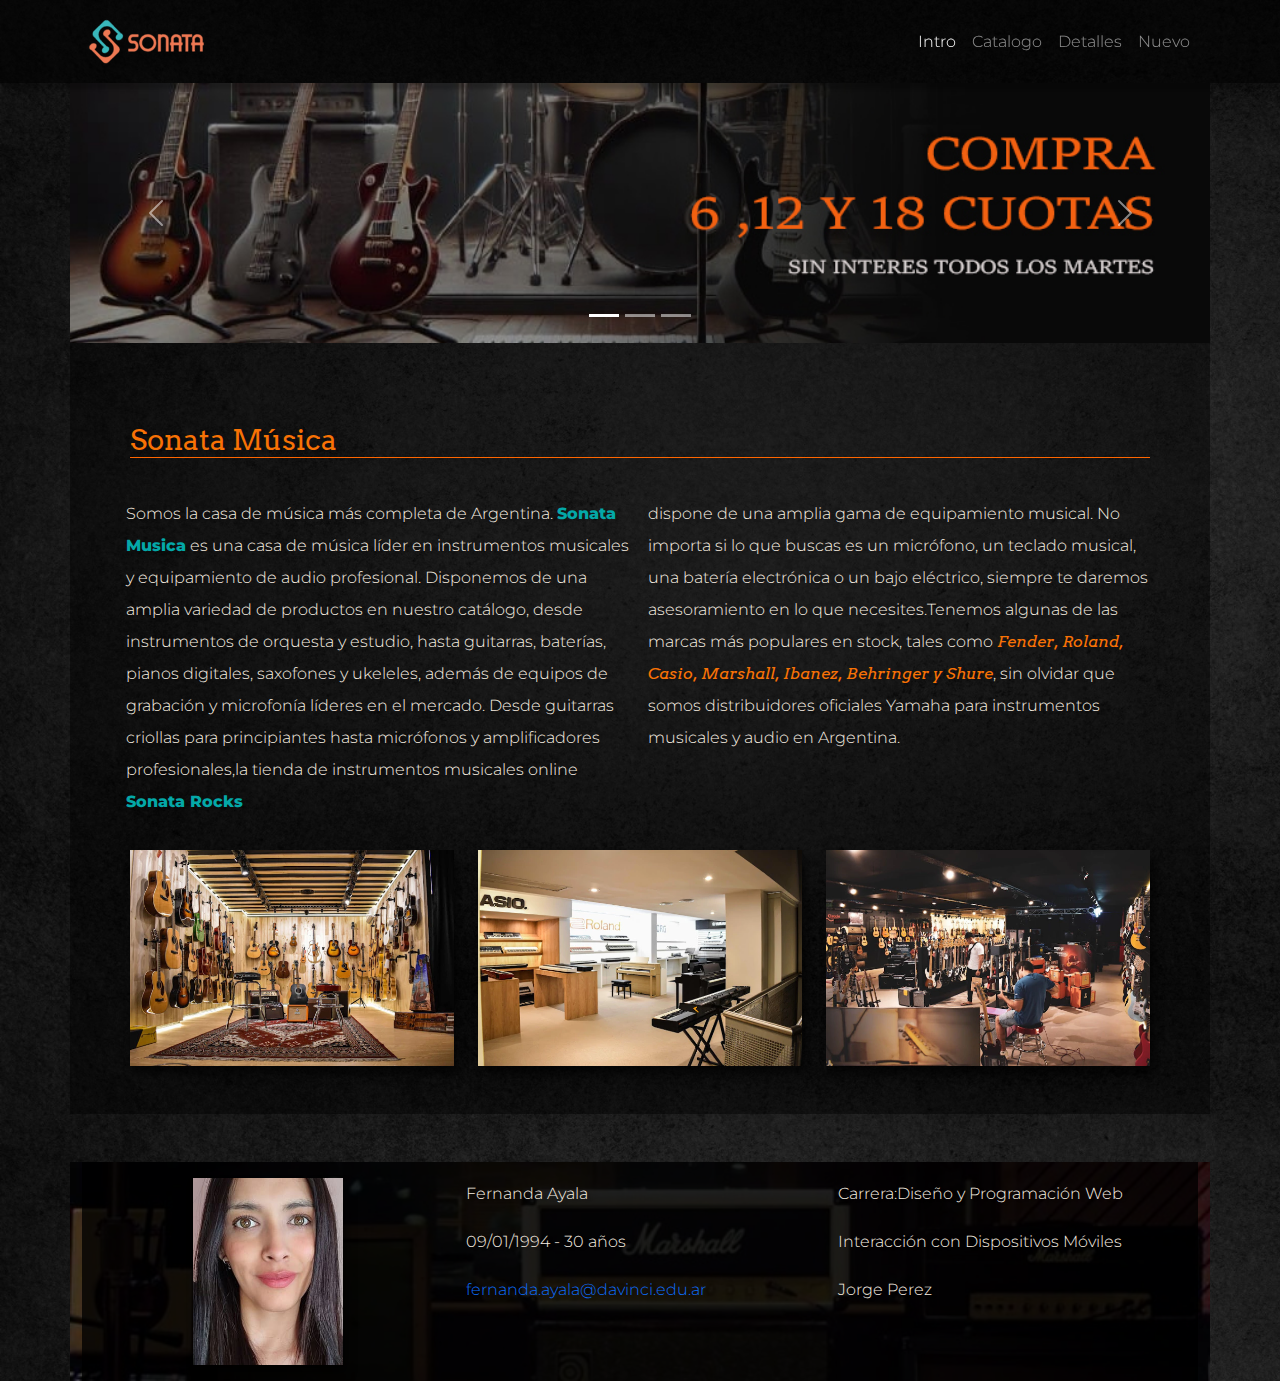
<file: index.html>
<!DOCTYPE html>
<html lang="es">

<head>
    <meta charset="UTF-8">
    <meta name="viewport" content="width=device-width, initial-scale=1.0">
    <link rel="preconnect" href="https://fonts.googleapis.com">
    <link rel="preconnect" href="https://fonts.gstatic.com" crossorigin>
    

    <link
        href="https://fonts.googleapis.com/css2?family=Arvo:ital,wght@0,400;0,700;1,400;1,700&family=Electrolize&family=Montserrat:ital,wght@0,100..900;1,100..900&display=swap"
        rel="stylesheet">

    <link href="https://cdn.jsdelivr.net/npm/bootstrap@5.3.3/dist/css/bootstrap.min.css" rel="stylesheet"
        integrity="sha384-QWTKZyjpPEjISv5WaRU9OFeRpok6YctnYmDr5pNlyT2bRjXh0JMhjY6hW+ALEwIH" crossorigin="anonymous">

    <link rel="stylesheet" href="https://cdnjs.cloudflare.com/ajax/libs/font-awesome/6.4.2/css/all.min.css">

    <link rel="stylesheet" href="css/estilos.css">
    <title>Mi parcial 2</title>

</head>


<body>

    <nav class="navbar navbar-expand-md sticky-top" data-bs-theme="dark">
        <div class="container">
            <div class="navbar-brand">
                <h1>sonata</h1>
                <a href="index.html"><img src="img/logo.png" class="img-fluid" alt="logo sonata"></a>
            </div>

            <button class="navbar-toggler" data-bs-toggle="collapse" data-bs-target="#barraNavegacion">
                <span class="navbar-toggler-icon"></span>
            </button>

            <div class="collapse navbar-collapse " id="barraNavegacion">
                <ul class="navbar-nav ms-auto">
                    <li class="nav-item">
                        <a class="nav-link active" href="index.html">Intro</a>
                    </li>
                    <li class="nav-item">
                        <a class="nav-link" href="paginas/catalogo.html">Catalogo</a>
                    </li>
                    <li class="nav-item">
                        <a class="nav-link" href="paginas/detalles.html">Detalles</a>
                    </li>
                    <li class="nav-item">
                        <a class="nav-link" href="paginas/nuevo.html">Nuevo</a>
                    </li>
                </ul>


            </div>
        </div>
    </nav>

    <header>
        <div class="container p-0">

            <div class="carousel slide" id="miSlider" data-bs-ride="carousel">

                <div class="carousel-inner">
                    <div class="carousel-item active">
                        <div class="carousel-banner cr-slide-1" title="ofertas">
                            <img src="img/index/banerA.jpg" class="img-fluid" alt="banner con ofertas">
                        </div>
                    </div>

                    <div class="carousel-item">
                        <div class="carousel-banner  cr-slide-2" title="descuentos">
                            <img src="img/index/bannerB.jpg" class="img-fluid" alt="banner con descuentos">
                        </div>
                    </div>
                    <div class="carousel-item">
                        <div class="carousel-banner  cr-slide-3" title="cibermonday">
                            <img src="img/index/bannerC.jpg" class="img-fluid" alt="banner cibermonday">
                        </div>
                    </div>
                </div>

                <button class="carousel-control-prev" type="button" data-bs-target="#miSlider" data-bs-slide="prev">
                    <span class="carousel-control-prev-icon"></span>
                    <span class="visually-hidden">Anterior</span>
                </button>

                <button class="carousel-control-next" type="button" data-bs-target="#miSlider" data-bs-slide="next">
                    <span class="carousel-control-next-icon"></span>
                    <span class="visually-hidden">Siguiente</span>
                </button>

                <div class="carousel-indicators">
                    <button type="button" data-bs-target="#miSlider" data-bs-slide-to="0" class="active"
                        aria-current="true"></button>
                    <button type="button" data-bs-target="#miSlider" data-bs-slide-to="1" class=""></button>
                    <button type="button" data-bs-target="#miSlider" data-bs-slide-to="2" class=""></button>
                </div>

            </div>
        </div>

    </header>
    <main class="container p-5">

        <div class="container">
            <h2>Sonata Música</h2>
            <div class="row">
            
                <div class="col-12 col-lg-6 p-2">
                    
                    <p>Somos la casa de música más completa de Argentina. <strong>Sonata Musica</strong> es una casa de música líder en
                        instrumentos musicales y equipamiento de audio profesional. Disponemos de una amplia variedad de
                        productos en nuestro catálogo, desde instrumentos de orquesta y estudio, hasta guitarras, baterías,
                        pianos digitales, saxofones y ukeleles, además de equipos de grabación y microfonía líderes en el
                        mercado. Desde guitarras criollas para principiantes hasta micrófonos y amplificadores
                        profesionales,la tienda de instrumentos musicales online <strong>Sonata Rocks</strong></p>

                </div>
                <div class="col-12 col-lg-6 p-2">
                   <p> dispone de una amplia gama de equipamiento musical. No importa si lo que buscas es un micrófono, un teclado musical, una batería
                    electrónica o un bajo eléctrico, siempre te daremos asesoramiento en lo que necesites.Tenemos
                    algunas de las marcas más populares en stock, tales como <em>Fender, Roland, Casio, Marshall, Ibanez,
                    Behringer y Shure</em>, sin olvidar que somos distribuidores oficiales Yamaha para instrumentos musicales
                    y audio en Argentina.</p>


                </div>
            

            </div>
            <div class="row intro">
                <div class="col-12 col-md-4 pt-2">
                    <img src="img/index/local.jpg" class="img-fluid" alt="imagen del local completo">
                </div>
                <div class="col-12 col-md-4 pt-2">
                    <img src="img/index/loca2.png" class="img-fluid" alt="imagen del local completo">
                </div>
                <div class="col-12 col-md-4 pt-2">
                    <img src="img/index/local3.png" class="img-fluid" alt="imagen del local completo">
                </div>

            </div>

            <div class="locales">
                <img src="img/index/local.jpg" class="img-fluid" alt="imagen del local completo">
            </div>
    
        </div>
        
    </main>


    <footer class="container">

        <div class="presentacion container py-3">
            <div class="row">
                <div class="col-12 col-md-4 col-lg-4">
                    <div class="miFoto">
                        <img src="img/footer/miFoto.jpeg" alt="Foto de la alumna Ayala Fernanda">
                    </div>
                </div>
                <div class="col-12 col-md-4 col-lg-4">
                    <div class="infoPerso">
                        <p>Fernanda Ayala</p>
                        <p> 09/01/1994 - 30 años</p>
                        <a href="mailto:fernanda.ayala@davinci.edu.ar">fernanda.ayala@davinci.edu.ar</a>

                    </div>
                </div>
                <div class="col-12 col-md-4 col-lg-4">
                    <div class="infoTecni">
                        <p>Carrera:Diseño y Programación Web</p>
                        <p>Interacción con Dispositivos Móviles</p>
                        <p>Jorge Perez</p>

                    </div>
                </div>
            </div>
        </div>

    </footer>



    <script src="https://cdn.jsdelivr.net/npm/bootstrap@5.3.3/dist/js/bootstrap.bundle.min.js"
        integrity="sha384-YvpcrYf0tY3lHB60NNkmXc5s9fDVZLESaAA55NDzOxhy9GkcIdslK1eN7N6jIeHz"
        crossorigin="anonymous"></script>

</body>

</html>
</file>
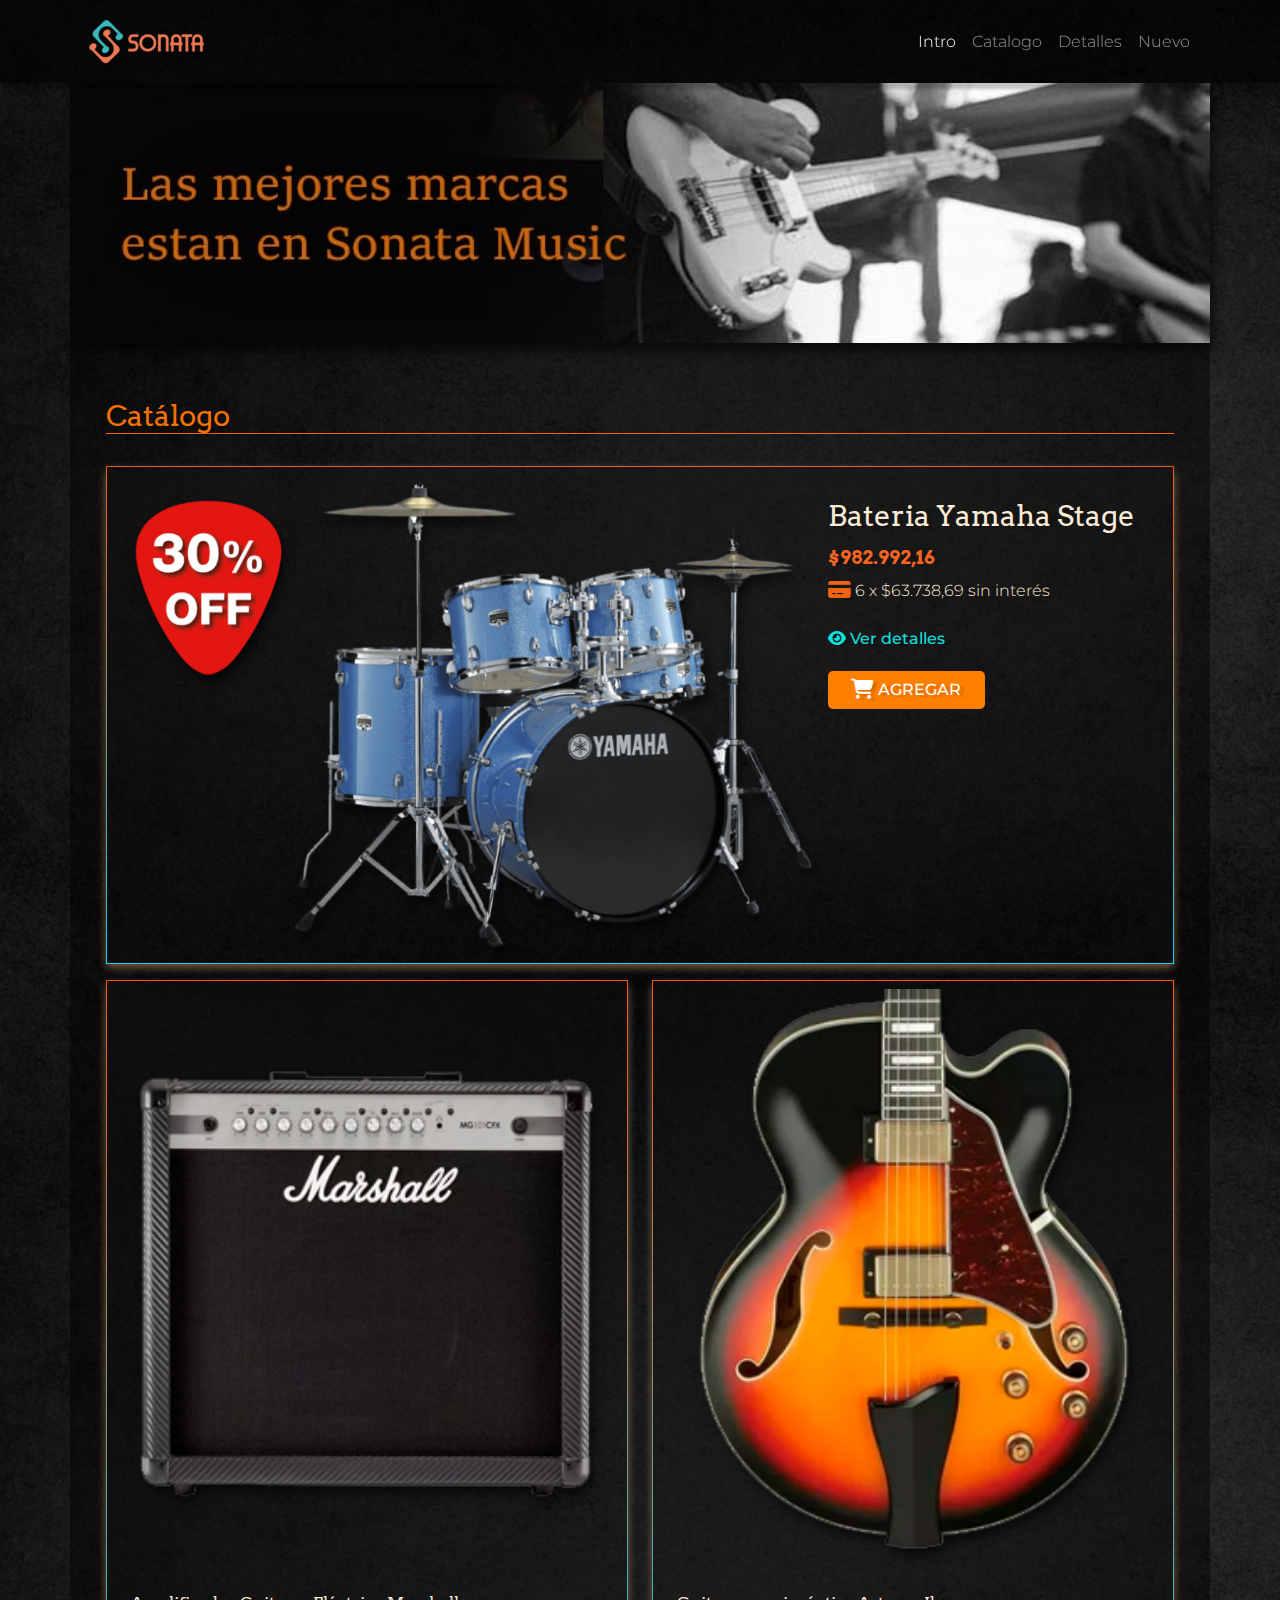
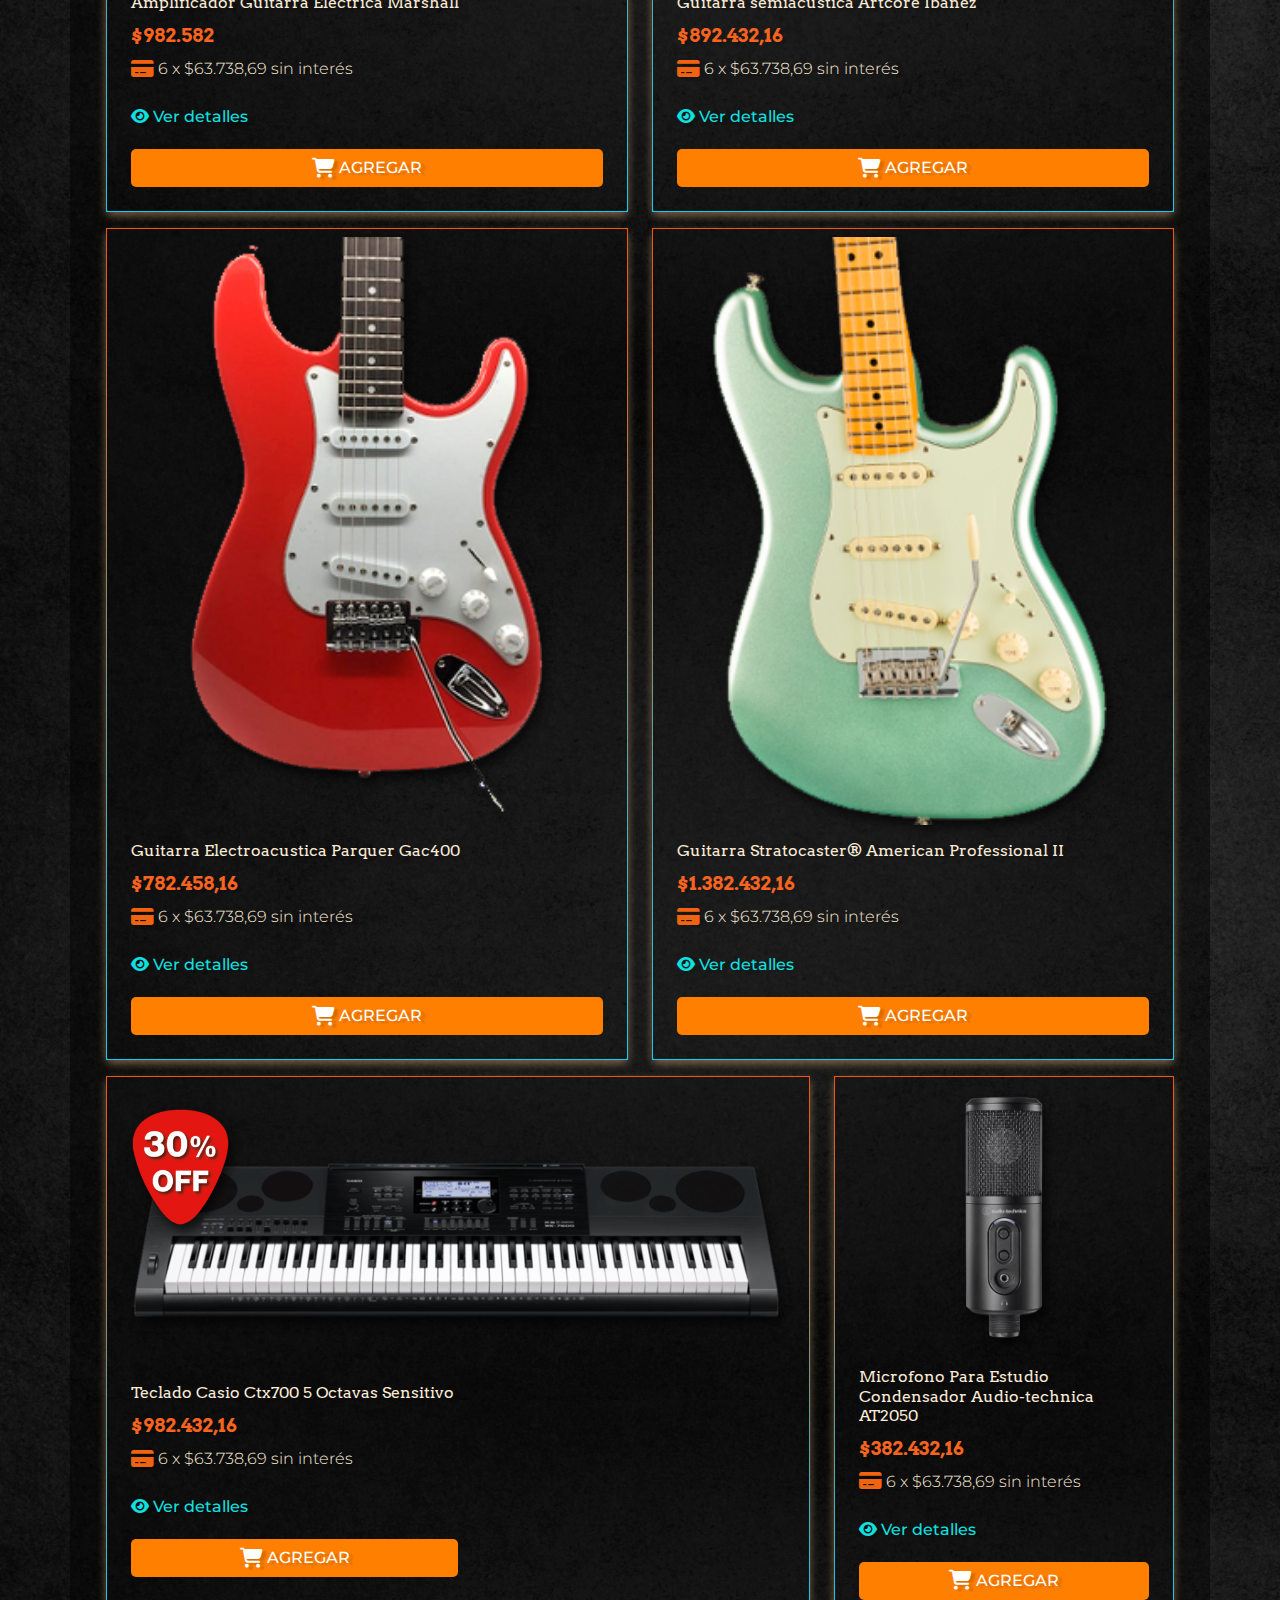
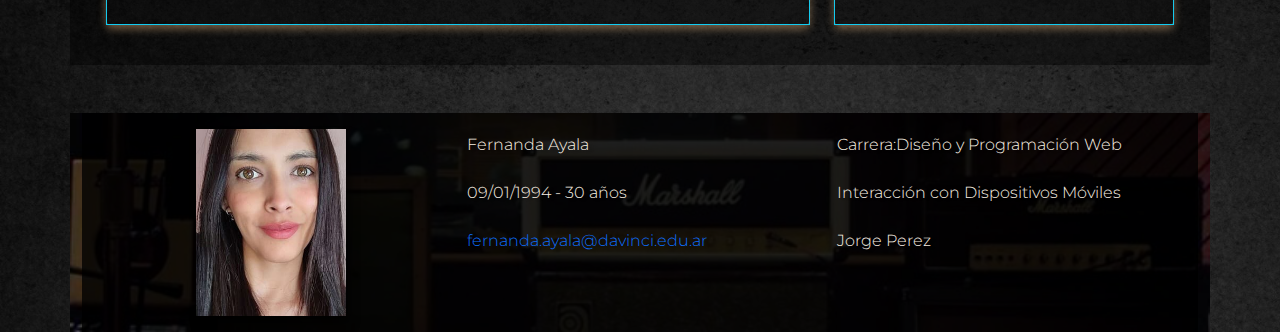
<file: paginas/catalogo.html>
<!DOCTYPE html>
<html lang="es">

<head>
    <meta charset="UTF-8">
    <meta name="viewport" content="width=device-width, initial-scale=1.0">
    <link rel="preconnect" href="https://fonts.googleapis.com">
    <link rel="preconnect" href="https://fonts.gstatic.com" crossorigin>


    <link
        href="https://fonts.googleapis.com/css2?family=Arvo:ital,wght@0,400;0,700;1,400;1,700&family=Electrolize&family=Montserrat:ital,wght@0,100..900;1,100..900&display=swap"
        rel="stylesheet">

    <link href="https://cdn.jsdelivr.net/npm/bootstrap@5.3.3/dist/css/bootstrap.min.css" rel="stylesheet"
        integrity="sha384-QWTKZyjpPEjISv5WaRU9OFeRpok6YctnYmDr5pNlyT2bRjXh0JMhjY6hW+ALEwIH" crossorigin="anonymous">

    <link rel="stylesheet" href="https://cdnjs.cloudflare.com/ajax/libs/font-awesome/6.4.2/css/all.min.css">

    <link rel="stylesheet" href="../css/estilos.css">
    <title>Mi parcial 2</title>

</head>


<body>

    <nav class="navbar navbar-expand-md sticky-top" data-bs-theme="dark">
        <div class="container">
            <div class="navbar-brand">
                <h1>sonata</h1>
                <a href="../index.html"><img src="../img/logo.png" class="img-fluid" alt="logo sonata"></a>
            </div>

            <button class="navbar-toggler" data-bs-toggle="collapse" data-bs-target="#barraNavegacion">
                <span class="navbar-toggler-icon"></span>
            </button>

            <div class="collapse navbar-collapse " id="barraNavegacion">
                <ul class="navbar-nav ms-auto">
                    <li class="nav-item">
                        <a class="nav-link active" href="../index.html">Intro</a>
                    </li>
                    <li class="nav-item">
                        <a class="nav-link" href="catalogo.html">Catalogo</a>
                    </li>
                    <li class="nav-item">
                        <a class="nav-link" href="detalles.html">Detalles</a>
                    </li>
                    <li class="nav-item">
                        <a class="nav-link" href="nuevo.html">Nuevo</a>
                    </li>
                </ul>


            </div>
        </div>
    </nav>

    <header class="container p-0">
        <img src="../img/productos/banner2.jpg" alt="Banner catalogo">

    </header>


    <main class="container">

        <div class="container p-4">
            <h2>Catálogo</h2>
            <div class="row">


                <div class="col-12 pb-3">
                    <div class="card p-3">
                        <div class="row g-0">
                            <div class="col-lg-2"></div>

                                <div class="col-lg-6">
                                <img class="bateria img-fluid" src="../img/productos/bateria-b.png"
                                    alt="bateria color azul">
                                <img class="descuento" src="../img/productos/descuento.png" alt="Descuento del 30%">
                            </div>
                            <div class="col-lg-4">
                                <div class="card-body">
                                    <h3 class="tarjetaDes card-title">Bateria Yamaha Stage</h3>
                                    <span class="card-text">$982.992,16</span>
                                    <p class="card-text"><i class="fa-solid fa-credit-card fa-lg"
                                            style="color: #f06311;"></i>
                                        6 x $63.738,69 sin interés</p>
                                    <p class="card-text"><i class="fa-solid fa-eye"
                                            style="color: rgb(15, 224, 224);"></i>
                                        <a href="#"> Ver detalles</a>
                                    </p>
                                    <div>
                                        <a href="detalles.html" class="btn col-12 col-md-6" style="color: white; text-decoration: none;">
                                            <i class="fa-solid fa-cart-shopping fa-lg" style="color: white;"></i>
                                            Agregar
                                        </a>
                                        
                                        



                                    </div>

                                    <div class="foto2">
                                        <img class="producto2 img-fluid" src="../img/productos/bateria.png"
                                            alt="Bateria yamaha color marron">
                                    </div>
                                </div>
                            </div>
                        </div>
                    </div>
                </div>



                <div class="col-12 col-md-6 col-xxl-3 pb-3">

                    <div class="card p-2">
                        <div class="row g-0">
                            <div class="col-lg-12">
                                <img class="img-fluid" src="../img/productos/amplificador.png"
                                    alt="amplificador marsahll">

                            </div>
                            <div class="col-lg-12">
                                <div class="card-body">

                                    <h3 class="card-title">Amplificador Guitarra Eléctrica Marshall
                                    </h3>
                                    <span class="card-text">$982.582</span>
                                    <p class="card-text"><i class="fa-solid fa-credit-card fa-lg"
                                            style="color: #f06311;"></i>
                                        6 x $63.738,69 sin interés</p>
                                    <p class="card-text"><i class="fa-solid fa-eye"
                                            style="color: rgb(15, 224, 224);"></i>
                                        <a href="#"> Ver detalles</a>
                                    </p>

                                    <div>
                                        <a href="detalles.html" class="btn w-100" style="color: white; text-decoration: none;">
                                            <i class="fa-solid fa-cart-shopping fa-lg" style="color: white;"></i>
                                            Agregar
                                        </a>
                                        
                                    </div>

                                </div>
                            </div>
                        </div>
                    </div>
                </div>

                <div class="col-12 col-md-6 col-xxl-3 pb-3">

                    <div class="card p-2">
                        <div class="row g-0">
                            <div class="col-lg-12">
                                <img class="img-fluid" src="../img/productos/semiacústica.png"
                                    alt="guitarra semiacustica">

                            </div>
                            <div class="col-lg-12">
                                <div class="card-body">
                                    <h3 class="card-title">Guitarra semiacústica Artcore Ibanez
                                    </h3>
                                    <span class="card-text">$892.432,16</span>
                                    <p class="card-text"><i class="fa-solid fa-credit-card fa-lg"
                                            style="color: #f06311;"></i>
                                        6 x $63.738,69 sin interés</p>
                                    <p class="card-text"><i class="fa-solid fa-eye"
                                            style="color: rgb(15, 224, 224);"></i>
                                        <a href="#"> Ver detalles</a>
                                    </p>
                                    <div>
                                        <a href="detalles.html" class="btn w-100" style="color: white; text-decoration: none;">
                                            <i class="fa-solid fa-cart-shopping fa-lg" style="color: white;"></i>
                                            Agregar
                                        </a>
                                        
                                    </div>

                                </div>
                            </div>
                        </div>
                    </div>
                </div>

                <div class="carteles col-12 col-md-6 col-xxl-3 pb-3">

                    <div class="card p-2">
                        <div class="row g-0">
                            <div class="col-lg-12">
                                <img class="img-fluid" src="../img/productos/guitarra2.png" alt="Guitarra electrónica">

                            </div>
                            <div class="col-lg-12">
                                <div class="card-body">
                                    <h3 class="card-title">Guitarra Electroacustica Parquer Gac400</h3>
                                    <span class="card-text">$782.458,16</span>
                                    <p class="card-text"><i class="fa-solid fa-credit-card fa-lg"
                                            style="color: #f06311;"></i>
                                        6 x $63.738,69 sin interés</p>
                                    <p class="card-text"><i class="fa-solid fa-eye"
                                            style="color: rgb(15, 224, 224);"></i>
                                        <a href="#"> Ver detalles</a>
                                    </p>
                                    <div>
                                        <a href="detalles.html" class="btn w-100" style="color: white; text-decoration: none;">
                                            <i class="fa-solid fa-cart-shopping fa-lg" style="color: white;"></i>
                                            Agregar
                                        </a>
                                        
                                    </div>

                                </div>
                            </div>
                        </div>
                    </div>
                </div>

                <div class="carteles col-12 col-md-6 col-xxl-3 pb-3">

                    <div class="card p-2">
                        <div class="row g-0">
                            <div class="col-lg-12">
                                <img class="img-fluid" src="../img/productos/Electroacustica.png"
                                    alt="Guitarra electroacustica">

                            </div>
                            <div class="col-lg-12">
                                <div class="card-body">
                                    <h3 class="card-title">Guitarra Stratocaster® American Professional II
                                    </h3>
                                    <span class="card-text">$1.382.432,16</span>
                                    <p class="card-text"><i class="fa-solid fa-credit-card fa-lg"
                                            style="color: #f06311;"></i>
                                        6 x $63.738,69 sin interés</p>
                                    <p class="card-text"><i class="fa-solid fa-eye"
                                            style="color: rgb(15, 224, 224);"></i>
                                        <a href="#"> Ver detalles</a>
                                    </p>
                                    <div>                                      
                                        <a href="detalles.html" class="btn w-100" style="color: white; text-decoration: none;">
                                            <i class="fa-solid fa-cart-shopping fa-lg" style="color: white;"></i>
                                            Agregar
                                        </a>
                                    </div>

                                </div>
                            </div>
                        </div>
                    </div>
                </div>

                <div class="col-12 col-md-12 col-lg-8 col-xxl-8 pb-3">

                    <div class="card p-2">
                        <div class="row g-0">
                            <div class="col-lg-12">
                                <img class="img-fluid" src="../img/productos/organo.png" alt="teclado">
                                <img class="descuento" src="../img/productos/descuento.png" alt="Descuento del 30%">
                            </div>
                            <div class="col-lg-12">
                                <div class="card-body">
                                    <h3 class="card-title">Teclado Casio Ctx700 5 Octavas Sensitivo</h3>
                                    <span class="card-text">$982.432,16</span>
                                    <p class="card-text"><i class="fa-solid fa-credit-card fa-lg"
                                            style="color: #f06311;"></i>
                                        6 x $63.738,69 sin interés</p>
                                    <p class="card-text"><i class="fa-solid fa-eye"
                                            style="color: rgb(15, 224, 224);"></i>
                                        <a href="#"> Ver detalles</a>
                                    </p>
                                    <div>
                                        <a href="detalles.html" class="btn col-12 col-md-6" style="color: white; text-decoration: none;">
                                            <i class="fa-solid fa-cart-shopping fa-lg" style="color: white;"></i>
                                            Agregar
                                        </a>
                                        
                                    </div>

                                </div>
                            </div>
                        </div>
                    </div>
                </div>

                <div class="col-12 col-md-12 col-lg-4 col-xxl-4 pb-3">

                    <div class="card p-2">
                        <div class="row g-0">
                            <div class="col-lg-12">
                                <img class="micro img-fluid" src="../img/productos/microfono.png" alt="Microfono">

                            </div>
                            <div class="col-lg-12">
                                <div class="card-body">
                                    <h3 class="card-title">Microfono Para Estudio Condensador Audio-technica AT2050
                                    </h3>
                                    <span class="card-text">$382.432,16</span>
                                    <p class="card-text"><i class="fa-solid fa-credit-card fa-lg"
                                            style="color: #f06311;"></i>
                                        6 x $63.738,69 sin interés</p>
                                    <p class="card-text"><i class="fa-solid fa-eye"
                                            style="color: rgb(15, 224, 224);"></i>
                                        <a href="#"> Ver detalles</a>
                                    </p>
                                    <div>
                                        <a href="detalles.html" class="btn w-100" style="color: white; text-decoration: none;">
                                            <i class="fa-solid fa-cart-shopping fa-lg" style="color: white;"></i>
                                            Agregar
                                        </a>
                                        
                                    </div>

                                </div>
                            </div>
                        </div>
                    </div>
                </div>



            </div>
        </div>





    </main>




    <footer class="container">

        <div class="presentacion container p-3">
            <div class="row">
                <div class="col-12 col-md-4 col-lg-4">
                    <div class="miFoto">
                        <img src="../img/footer/miFoto.jpeg" alt="Foto de la alumna Ayala Fernanda">
                    </div>
                </div>
                <div class="col-12 col-md-4 col-lg-4">
                    <div class="infoPerso">
                        <p>Fernanda Ayala</p>
                        <p> 09/01/1994 - 30 años</p>
                        <a href="mailto:fernanda.ayala@davinci.edu.ar">fernanda.ayala@davinci.edu.ar</a>

                    </div>
                </div>
                <div class="col-12 col-md-4 col-lg-4">
                    <div class="infoTecni">
                        <p>Carrera:Diseño y Programación Web</p>
                        <p>Interacción con Dispositivos Móviles</p>
                        <p>Jorge Perez</p>

                    </div>
                </div>
            </div>
        </div>

    </footer>



    <script src="https://cdn.jsdelivr.net/npm/bootstrap@5.3.3/dist/js/bootstrap.bundle.min.js"
        integrity="sha384-YvpcrYf0tY3lHB60NNkmXc5s9fDVZLESaAA55NDzOxhy9GkcIdslK1eN7N6jIeHz"
        crossorigin="anonymous"></script>

</body>

</html>
</file>
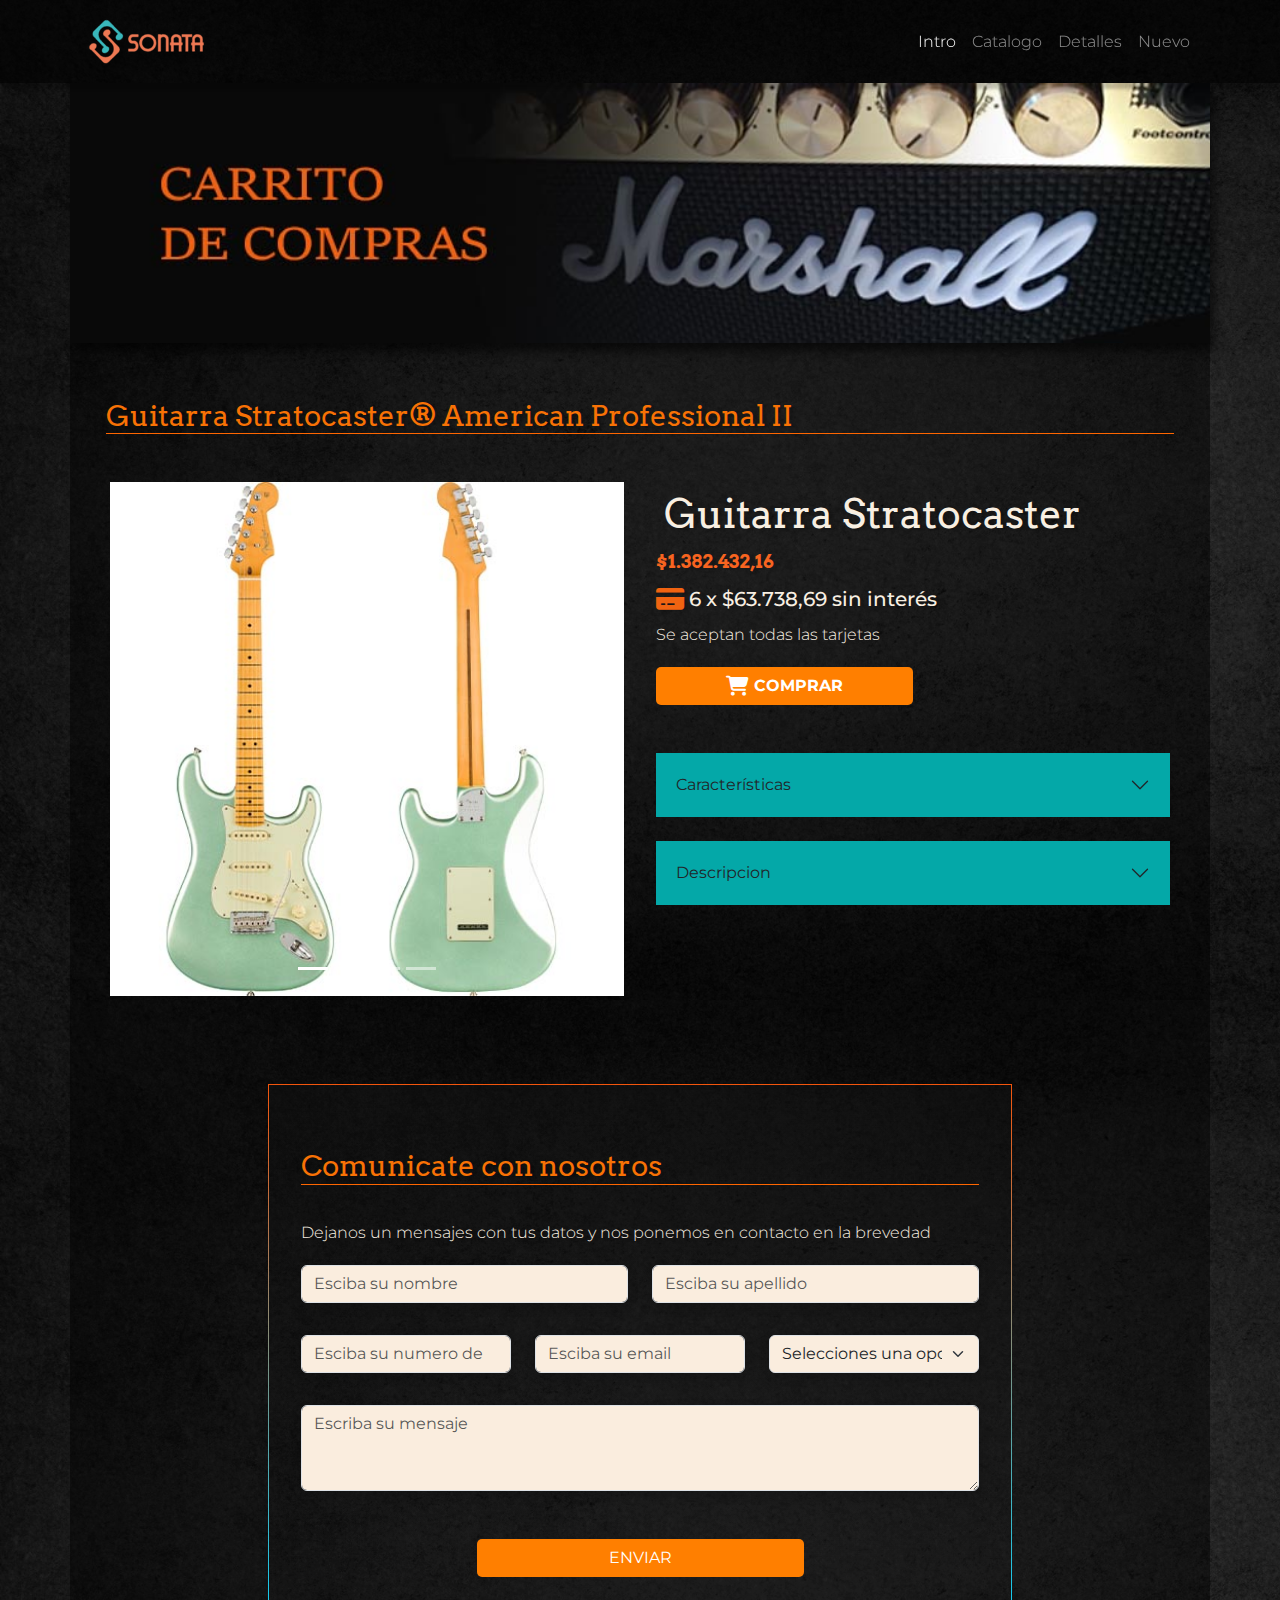
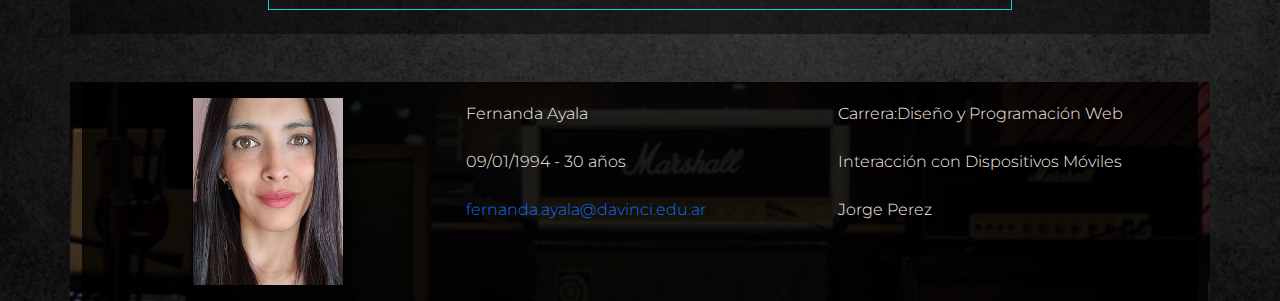
<file: paginas/detalles.html>
<!DOCTYPE html>
<html lang="es">

<head>
    <meta charset="UTF-8">
    <meta name="viewport" content="width=device-width, initial-scale=1.0">
    <link rel="preconnect" href="https://fonts.googleapis.com">
    <link rel="preconnect" href="https://fonts.gstatic.com" crossorigin>


    <link
        href="https://fonts.googleapis.com/css2?family=Arvo:ital,wght@0,400;0,700;1,400;1,700&family=Electrolize&family=Montserrat:ital,wght@0,100..900;1,100..900&display=swap"
        rel="stylesheet">

    <link href="https://cdn.jsdelivr.net/npm/bootstrap@5.3.3/dist/css/bootstrap.min.css" rel="stylesheet"
        integrity="sha384-QWTKZyjpPEjISv5WaRU9OFeRpok6YctnYmDr5pNlyT2bRjXh0JMhjY6hW+ALEwIH" crossorigin="anonymous">

    <link rel="stylesheet" href="https://cdnjs.cloudflare.com/ajax/libs/font-awesome/6.4.2/css/all.min.css">

    <link rel="stylesheet" href="../css/estilos.css">
    <title>Mi parcial 2</title>

</head>


<body>

    <nav class="navbar navbar-expand-md sticky-top" data-bs-theme="dark">
        <div class="container">
            <div class="navbar-brand">
                <h1>sonata</h1>
                <a href="../index.html"><img src="../img/logo.png" class="img-fluid" alt="logo sonata"></a>
            </div>

            <button class="navbar-toggler" data-bs-toggle="collapse" data-bs-target="#barraNavegacion">
                <span class="navbar-toggler-icon"></span>
            </button>

            <div class="collapse navbar-collapse " id="barraNavegacion">
                <ul class="navbar-nav ms-auto">
                    <li class="nav-item">
                        <a class="nav-link active" href="../index.html">Intro</a>
                    </li>
                    <li class="nav-item">
                        <a class="nav-link" href="catalogo.html">Catalogo</a>
                    </li>
                    <li class="nav-item">
                        <a class="nav-link" href="detalles.html">Detalles</a>
                    </li>
                    <li class="nav-item">
                        <a class="nav-link" href="nuevo.html">Nuevo</a>
                    </li>
                </ul>


            </div>
        </div>
    </nav>

    <header class="container p-0">
        <img src="../img/detalles/banner4.jpg" alt="Guitarras fenders">

    </header>

    <h1>sonata</h1>
    <main class="container">


        <section>
            <div class="container p-4">
                <h2>Guitarra Stratocaster® American Professional II</h2>
                <div class="row">


                    <div class="col-12 col-md-12 col-lg-6 p-3">


                        <div class="carousel slide" id="miSlider" data-bs-ride="carousel">

                            <div class="carousel-inner">
                                <div class="carousel-item active">
                                    <div class="carousel-banner cr-slide-1" title="ofertas">
                                        <img src="../img/detalles/fender_1.jpg" class="img-fluid"
                                            alt="guitarra primera foto">
                                    </div>
                                </div>

                                <div class="carousel-item">
                                    <div class="carousel-banner  cr-slide-2" title="descuentos">
                                        <img src="../img/detalles/fender_2.jpg" class="img-fluid"
                                            alt="guitarra segunda foto">
                                    </div>
                                </div>
                                <div class="carousel-item">
                                    <div class="carousel-banner  cr-slide-3" title="cibermonday">
                                        <img src="../img/detalles/fender_3.jpg" class="img-fluid"
                                            alt="guitarra tercera parte">
                                    </div>
                                </div>
                                <div class="carousel-item">
                                    <div class="carousel-banner  cr-slide-3" title="cibermonday">
                                        <img src="../img/detalles/fender_4.jpg" class="img-fluid"
                                            alt="guitarra cuarta foto">
                                    </div>
                                </div>

                            </div>

                            <button class="carousel-control-prev" type="button" data-bs-target="#miSlider"
                                data-bs-slide="prev">
                                <span class="carousel-control-prev-icon"></span>
                                <span class="visually-hidden">Anterior</span>
                            </button>

                            <button class="carousel-control-next" type="button" data-bs-target="#miSlider"
                                data-bs-slide="next">
                                <span class="carousel-control-next-icon"></span>
                                <span class="visually-hidden">Siguiente</span>
                            </button>

                            <div class="carousel-indicators">
                                <button type="button" data-bs-target="#miSlider" data-bs-slide-to="0" class="active"
                                    aria-current="true"></button>
                                <button type="button" data-bs-target="#miSlider" data-bs-slide-to="1" class=""></button>
                                <button type="button" data-bs-target="#miSlider" data-bs-slide-to="2" class=""></button>
                                <button type="button" data-bs-target="#miSlider" data-bs-slide-to="3" class=""></button>
                            </div>

                        </div>

                    </div>


                    <div class="col-12 col-md-12 col-lg-6 p-3">

                        <div class="card-1 p-0">
                            <div class="row g-0">
                                <div class="col-md-12 col-lg-12">
                                    <div class="card-body pb-4">
                                        <h3 class="card-title h1 p-2">Guitarra Stratocaster
                                        </h3>
                                        <span class="card-text">$1.382.432,16</span>
                                        <p class="card-text h5 pt-2"><i class="fa-solid fa-credit-card fa-lg"
                                                style="color: #f06311;"></i>
                                            6 x $63.738,69 sin interés</p>

                                        <p>Se aceptan todas las tarjetas</p>

                                        <div>
                                            <button class="btn text-uppercase fw-bold w-50" type="button">
                                                <i class="fa-solid fa-cart-shopping fa-lg" style="color: #fffdfd;"></i>
                                                Comprar
                                            </button>
                                        </div>

                                        <div class="accordion accordion-flush mt-5" id="miAcordion2">
                                            <div class="accordion-item">
                
                                                <button class="acor w-100 accordion-button collapsed" type="button"
                                                    data-bs-toggle="collapse" data-bs-target="#car">
                                                    Características
                                                </button>
                
                                                <div id="car" class="accordion-collapse collapse" data-bs-parent="#miAcordion2">
                                                    <div class="accordion-body">
                                                        <div>
                                                           
                                                            <ul>
                                                                <li>Tres pastillas single-coil Stratocaster V-Mod II</li>
                                                                <li>Puente mejorado con sistema de trémolo de 2 puntos y bloque de acero
                                                                </li>
                                                                <li>Perfil del mástil en forma de "Deep C" con bordes del diapasón
                                                                    redondeados</li>
                                                                <li>Cejuela de hueso y 22 trastes "narrow-tall" para ejecutar bendings
                                                                    con
                                                                    facilidad</li>
                                                                <li>Circuito Treble Bleed que mantiene el nivel de agudos cuando se
                                                                    reduce
                                                                    el volumen</li>
                
                                                            </ul>
                                                        </div>
                                                    </div>
                                                </div>
                                            </div>
                                        </div>    
                                        
                                    </div>
                                </div>
                            </div>
                        </div>




                        <div class="accordion accordion-flush" id="miAcordion">
                            <div class="accordion-item">

                                <button class="acor w-100 accordion-button collapsed" type="button"
                                    data-bs-toggle="collapse" data-bs-target="#des">
                                    Descripcion
                                </button>

                                <div id="des" class="accordion-collapse collapse" data-bs-parent="#miAcordion">
                                    <div class="accordion-body">
                                        <strong>Hablar de Fender es entender la música en todo el mundo y en muchos
                                            géneros.</strong>
                                        <br>Es una de
                                        las
                                        marcas líderes en
                                        definir los sonidos que escuchamos. A su vez, satisface las necesidades de
                                        guitarristas
                                        al
                                        crear productos
                                        de calidad y respaldarlos con servicio y estabilidad..<br>
                                        <strong>Una forma para cada estilo musical</strong>
                                        Esta Stratocaster es el máximo referente de las guitarras a lo largo de
                                        su
                                        historia.
                                        Cuenta
                                        con pastillas
                                        que incluyen selectores, tonos y volumen máster. Tiene un sonido cálido,
                                        cristalino,
                                        percusivo y con mucha
                                        textura. Su forma hace que sea el modelo que más se adapta al cuerpo humano,
                                        lo
                                        que
                                        otorga
                                        mayor
                                        versatilidad en su uso. Eric Clapton es el representante de este
                                        instrumento,
                                        por lo que
                                        es
                                        ideal para
                                        estilos como el rock y el blues.
                                        
                                    </div>
                                </div>
                            </div>
                        </div>
                    </div>
                </div>

            </div>
          
        </section>

        <section class="formulario">
            <div class="container pb-4">
                <div class="row justify-content-center">


                    <div class="forPre col-md-10 col-lg-8">
                        <h2>Comunicate con nosotros</h2>
                        <p>Dejanos un mensajes con tus datos y nos ponemos en contacto en la brevedad</p>
                        <form action="#" method="post" class="row">

                            <div class="col-12 col-md-6">
                                <label class="form-label" for="nombre">Nombre</label>
                                <input class="form-control" type="text" id="nombre" name="nombre"
                                    placeholder="Esciba su nombre" required>

                            </div>
                            <div class="col-12 col-md-6">
                                <label class="form-label" for="apellido">Apellido</label>
                                <input class="form-control" type="text" id="apellido" name="apellido"
                                    placeholder="Esciba su apellido" required>

                            </div>
                            <div class="col-12 col-md-4">
                                <label class="form-label" for="celular">Celular</label>
                                <input class="form-control" type="number" id="celular" name="celular"
                                    placeholder="Esciba su numero de celular" required>

                            </div>
                            <div class="col-12 col-md-4">
                                <label class="form-label" for="email">E-mail</label>
                                <input class="form-control" type="email" id="email" name="email"
                                    placeholder="Esciba su email" required>

                            </div>
                            <div class="col-12 col-md-4 mb-4">
                                <label for="consulta" class="form-label">Elija una opcion</label>
                                <select class="form-select" name="consulta" id="consulta" required>
                                    <option selected>Selecciones una opcion</option>
                                    <option value="1">cosulta</option>
                                    <option value="2">Pedido</option>
                                    <option value="3">Mensaje</option>
                                </select>
                            </div>
                            <div class="col-12 col-md-12">
                                <label for="exampleFormControlTextarea1" class="form-label">Escriba su mensaje</label>
                                <textarea class="form-control" id="exampleFormControlTextarea1" rows="3"
                                    placeholder="Escriba su mensaje"></textarea>
                            </div>
                            <div class="enviar col-md-8">
                                <button type="submit" class="btn w-100 mt-5">Enviar</button>
                            </div>
                        </form>

                    </div>


                </div>
            </div>


        </section>


    </main>






    <footer class="container">

        <div class="presentacion container py-3">
            <div class="row">
                <div class="col-12 col-md-4 col-lg-4">
                    <div class="miFoto">
                        <img src="../img/footer/miFoto.jpeg" alt="Foto de la alumna Ayala Fernanda">
                    </div>
                </div>
                <div class="col-12 col-md-4 col-lg-4">
                    <div class="infoPerso">
                        <p>Fernanda Ayala</p>
                        <p> 09/01/1994 - 30 años</p>
                        <a href="mailto:fernanda.ayala@davinci.edu.ar">fernanda.ayala@davinci.edu.ar</a>

                    </div>
                </div>
                <div class="col-12 col-md-4 col-lg-4">
                    <div class="infoTecni">
                        <p>Carrera:Diseño y Programación Web</p>
                        <p>Interacción con Dispositivos Móviles</p>
                        <p>Jorge Perez</p>

                    </div>
                </div>
            </div>
        </div>

    </footer>



    <script src="https://cdn.jsdelivr.net/npm/bootstrap@5.3.3/dist/js/bootstrap.bundle.min.js"
        integrity="sha384-YvpcrYf0tY3lHB60NNkmXc5s9fDVZLESaAA55NDzOxhy9GkcIdslK1eN7N6jIeHz"
        crossorigin="anonymous"></script>

</body>

</html>
</file>
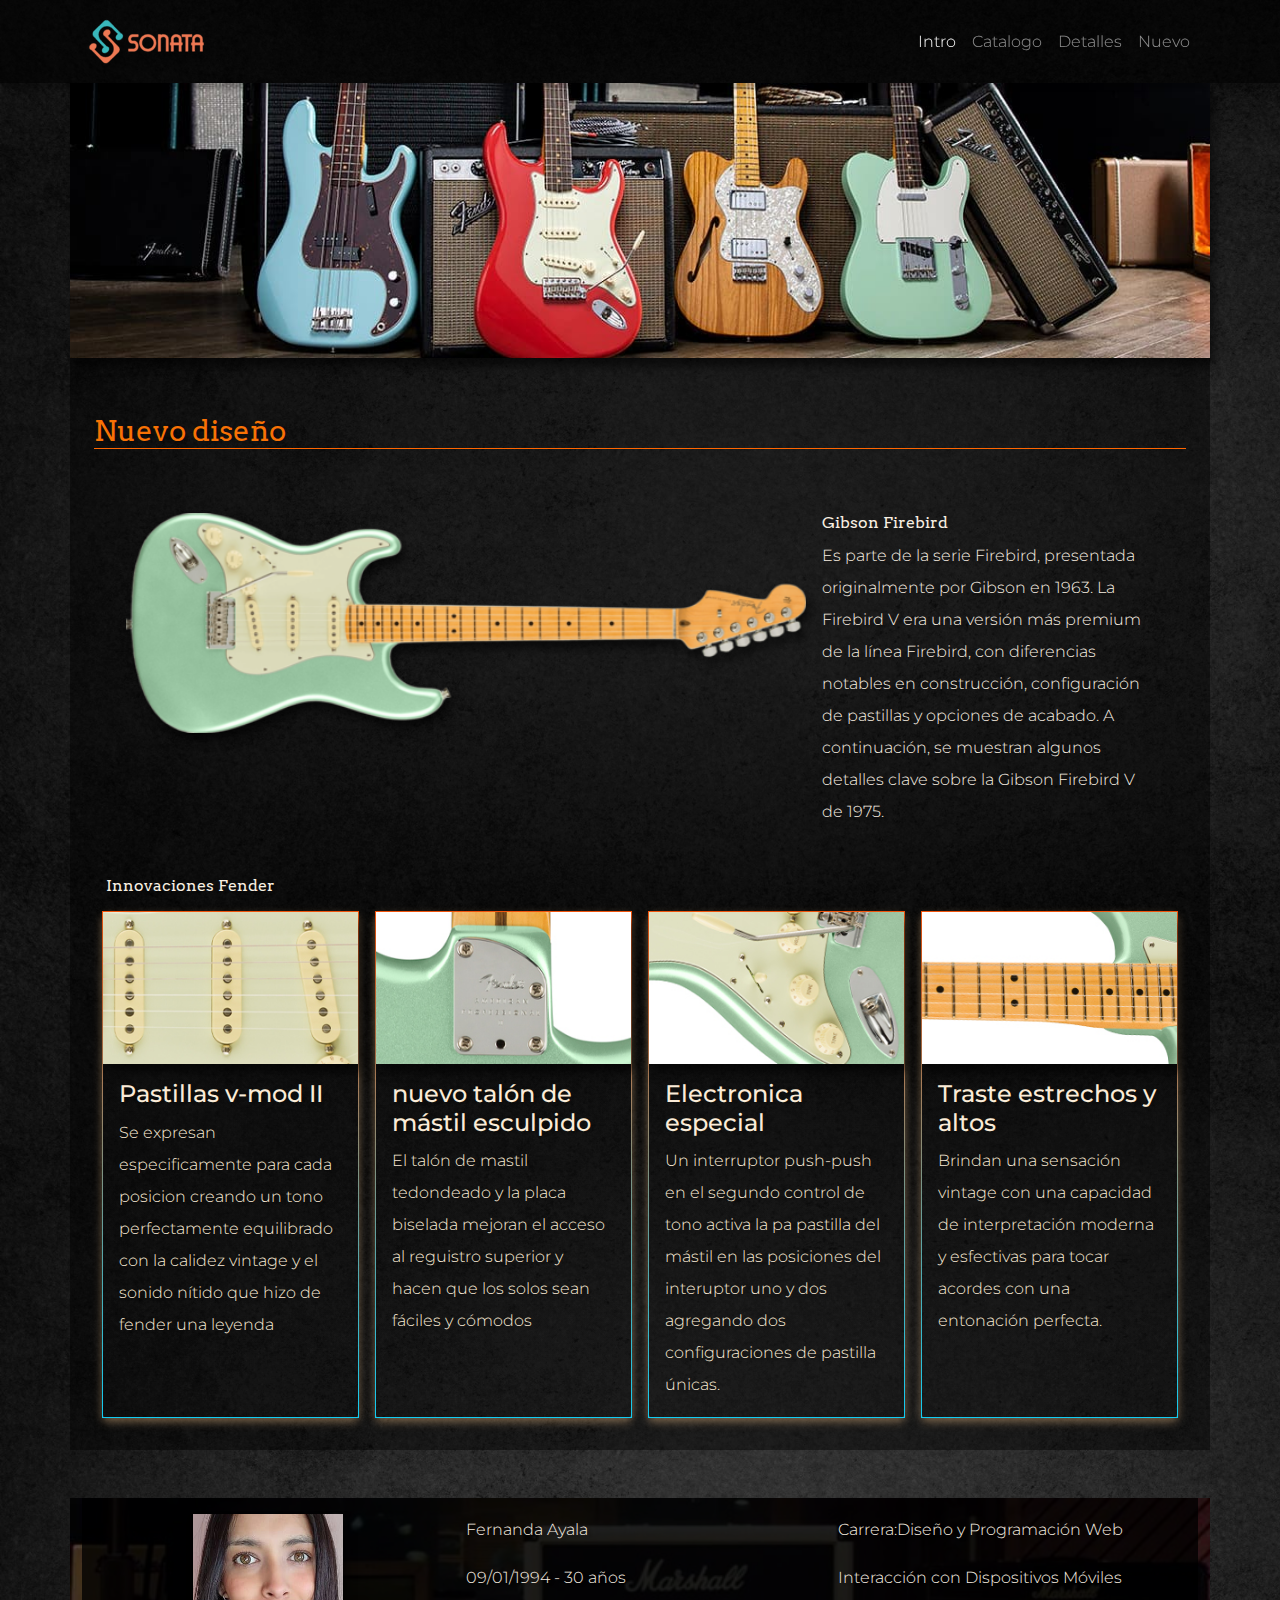
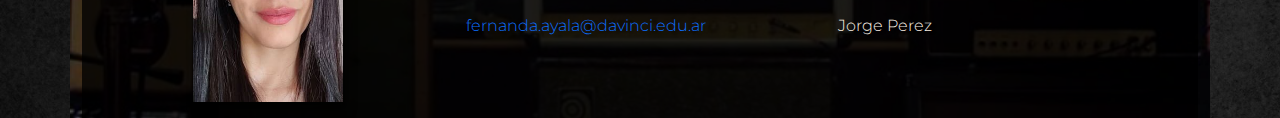
<file: paginas/nuevo.html>
<!DOCTYPE html>
<html lang="es">

<head>
    <meta charset="UTF-8">
    <meta name="viewport" content="width=device-width, initial-scale=1.0">
    <link rel="preconnect" href="https://fonts.googleapis.com">
    <link rel="preconnect" href="https://fonts.gstatic.com" crossorigin>


    <link
        href="https://fonts.googleapis.com/css2?family=Arvo:ital,wght@0,400;0,700;1,400;1,700&family=Electrolize&family=Montserrat:ital,wght@0,100..900;1,100..900&display=swap"
        rel="stylesheet">

    <link href="https://cdn.jsdelivr.net/npm/bootstrap@5.3.3/dist/css/bootstrap.min.css" rel="stylesheet"
        integrity="sha384-QWTKZyjpPEjISv5WaRU9OFeRpok6YctnYmDr5pNlyT2bRjXh0JMhjY6hW+ALEwIH" crossorigin="anonymous">

    <link rel="stylesheet" href="https://cdnjs.cloudflare.com/ajax/libs/font-awesome/6.4.2/css/all.min.css">

    <link rel="stylesheet" href="../css/estilos.css">
    <title>Mi parcial 2</title>

</head>


<body>

    <nav class="navbar navbar-expand-md sticky-top" data-bs-theme="dark">
        <div class="container">
            <div class="navbar-brand">

                <a href="../index.html"><img src="../img/logo.png" class="img-fluid" alt="logo sonata"></a>
            </div>

            <button class="navbar-toggler" data-bs-toggle="collapse" data-bs-target="#barraNavegacion">
                <span class="navbar-toggler-icon"></span>
            </button>

            <div class="collapse navbar-collapse " id="barraNavegacion">
                <ul class="navbar-nav ms-auto">
                    <li class="nav-item">
                        <a class="nav-link active" href="../index.html">Intro</a>
                    </li>
                    <li class="nav-item">
                        <a class="nav-link" href="catalogo.html">Catalogo</a>
                    </li>
                    <li class="nav-item">
                        <a class="nav-link" href="detalles.html">Detalles</a>
                    </li>
                    <li class="nav-item">
                        <a class="nav-link" href="nuevo.html">Nuevo</a>
                    </li>
                </ul>


            </div>
        </div>
    </nav>

    <header class="container p-0">
        <img src="../img/caracteristicas/banner3.jpg" alt="Guitarras fenders">

    </header>

    <h1>sonata</h1>


    
    <main class="container p-4">
        <h2>Nuevo diseño</h2>

        <div class="infoFender">

            <div class="divInfo">
                <div class="imgFender1">
                    <img src="../img/caracteristicas/fender.png" alt="Guitarra fender color verde agua">
                </div>
                <div class="imgFender2">
                    <img src="../img/caracteristicas/fender2.png" alt="Guitarra fender color verde agua">
                </div>
                <div class="textCaracteristicas">
                    <h3>Gibson Firebird</h3>
                    <p>Es parte de la serie Firebird, presentada
                        originalmente por Gibson en 1963. La Firebird V era una versión más premium de la línea
                        Firebird,
                        con diferencias notables en construcción, configuración de pastillas y opciones de acabado. A
                        continuación, se muestran algunos detalles clave sobre la Gibson Firebird V de 1975.</p>

                </div>

            </div>




        </div>

        <div class="container">
            <h3>Innovaciones Fender</h3>
            <div class="row">
                <div class="col-12 col-md-6 col-lg-3 p-2">

                    <div class="card">

                        <img src="../img/caracteristicas/parte1.jpg" class="card-img-top rounded-0" alt="pastiva v">
                        <div class="card-body">
                            <h4 class="card-title">Pastillas v-mod II</h4>
                            <p class="card-text">Se expresan especificamente para cada posicion
                                creando un tono perfectamente equilibrado con la calidez vintage y el sonido
                                nítido que hizo
                                de fender una leyenda</p>
                        </div>
                    </div>
                </div>

                <div class="col-12 col-md-6 col-lg-3 p-2">

                    <div class="card">

                        <img src="../img/caracteristicas/parte2.jpg" class="card-img-top rounded-0" alt="talon mastil">
                        <div class="card-body">
                            <h4 class="card-title">nuevo talón de mástil esculpido</h4>
                            <p class="card-text">El talón de mastil tedondeado y la placa biselada mejoran el acceso al
                                reguistro superior
                                y hacen que los solos sean fáciles y cómodos
                            </p>
                        </div>
                    </div>
                </div>

                <div class="col-12 col-md-6 col-lg-3 p-2">

                    <div class="card">

                        <img src="../img/caracteristicas/parte3.jpg" class="card-img-top rounded-0" alt="electronica">
                        <div class="card-body">
                            <h4 class="card-title">Electronica especial</h4>
                            <p class="card-text">Un interruptor push-push en el segundo control de tono activa la pa
                                pastilla del mástil
                                en las posiciones del interuptor uno y dos agregando dos configuraciones de pastilla
                                únicas.
                            </p>
                        </div>
                    </div>
                </div>

                <div class="col-12 col-md-6 col-lg-3 p-2">

                    <div class="card">

                        <img src="../img/caracteristicas/parte4.jpg" class="card-img-top rounded-0" alt="trastes estrechos">
                        <div class="card-body">
                            <h4 class="card-title">Traste estrechos y altos</h4>
                            <p class="card-text">Brindan una sensación vintage con una capacidad de interpretación
                                moderna y esfectivas
                                para tocar acordes con una entonación perfecta.
                            </p>
                        </div>
                    </div>
                </div>

            </div>
        </div>


       

        


    </main>






    <footer class="container">

        <div class="presentacion container py-3">
            <div class="row">
                <div class="col-12 col-md-4 col-lg-4">
                    <div class="miFoto">
                        <img src="../img/footer/miFoto.jpeg" alt="Foto de la alumna Ayala Fernanda">
                    </div>
                </div>
                <div class="col-12 col-md-4 col-lg-4">
                    <div class="infoPerso">
                        <p>Fernanda Ayala</p>
                        <p> 09/01/1994 - 30 años</p>
                        <a href="mailto:fernanda.ayala@davinci.edu.ar">fernanda.ayala@davinci.edu.ar</a>

                    </div>
                </div>
                <div class="col-12 col-md-4 col-lg-4">
                    <div class="infoTecni">
                        <p>Carrera:Diseño y Programación Web</p>
                        <p>Interacción con Dispositivos Móviles</p>
                        <p>Jorge Perez</p>

                    </div>
                </div>
            </div>
        </div>

    </footer>



    <script src="https://cdn.jsdelivr.net/npm/bootstrap@5.3.3/dist/js/bootstrap.bundle.min.js"
        integrity="sha384-YvpcrYf0tY3lHB60NNkmXc5s9fDVZLESaAA55NDzOxhy9GkcIdslK1eN7N6jIeHz"
        crossorigin="anonymous"></script>

</body>

</html>
</file>
<file: css/estilos.css>
img{
    width: 100%;
    filter: drop-shadow(4px 8px 5px rgba(0, 0, 0, 0.575));
}

body {
 
   background-image: url(../img/fondo.jpg);
   background-color: rgba(0, 0, 0, 0.596);
    font-family: "Montserrat", serif;
    font-size: 1rem;
    font-weight: 300;
    text-shadow: 4px 2px 2px rgba(0, 0, 0, 0.151);
    line-height: 2rem;
    color: rgb(248, 239, 226);
}

main{
    background-color: rgba(0, 0, 0, 0.438);
    
}

nav{
    background-color: rgba(0, 0, 0, 0.63);
    box-shadow: rgba(0, 0, 0, 0.219) 2px 6px 3px;
}
nav a:hover {
    background-color: #ff7f00;
}
nav a:active {
    background-color: #e67e00;
}
h1{
    display:none;
}

h2, h3, span, em{
    font-family: "Arvo", serif;
}

h2{
    padding-top: 2rem;
    margin-bottom: 2rem;
    border-bottom: 1px solid rgb(255, 102, 0);
    color: rgb(248, 114, 5); 
    font-size: 1.8rem;
    font-weight: 500;
  
}   

h3{
    font-size: 1.2rem;
}

span{
    font-size: 1.2rem;
    font-weight: 600;
    color: rgb(247, 100, 32);
    
}

strong{
    font-weight:800;
    color: rgb(4, 168, 168);
    
}
em{
    color:rgb(248, 114, 5); 
}

.locales{
    display: none;
}


.descuento {
    filter: drop-shadow(4px 8px 5px rgba(0, 0, 0, 0.575));
    position: absolute;
   width: 15%;
    top: 30px;
    left: 20px;
}

.btn {
    background-color: #ff7f00; 
    color: white;                        
    border-radius: 5px;        
    text-align: center;   
    text-transform: uppercase;     
    display: inline-block;  
    margin-bottom: auto;

}



.btn:hover {
    background-color: rgb(112, 36, 6);  

}



.foto2 {
    display: none;
}


.card{
    height: 100%;
    background: linear-gradient(180deg, rgba(20, 20, 20, 0.349) 0%, rgba(25, 25, 26, 0.11) 100%); 
    border: 1px solid transparent;
    border-image: linear-gradient(180deg, rgba(244, 85, 12, 1) 0%, rgba(17, 204, 242, 1) 100%) 1; 
    box-shadow: 0 4px 8px rgba(248, 199, 142, 0.432);
    color: antiquewhite;
    justify-content: center;
      
}
.card a {
text-decoration: none;
font-size: 1rem;
font-weight: 500;
    color: rgb(15, 224, 224);
}

.card a:hover {
    background-color: rgb(3, 3, 3);  

}
.micro{
    width: 40%;
    display: block;
    margin: auto;
}

.acor{
    background-color: rgb(4, 168, 168);
}

.miFoto {

    width: 150px;
    margin: auto;

}


footer {
    background-image: url(../img/footer/fondo_footer.jpg);
    background-repeat: no-repeat;
    background-size: cover;
    margin-top: 3rem;
    
}





footer a {
   
    text-decoration: none; 
}
.presentacion{
    background-color: rgba(0, 0, 0, 0.767);
}


.infoFender{
    padding: 2rem;
}
.divInfo{
    display: grid;
    gap: 1rem;
    grid-template-columns: 1fr;
}

.imgFender2{
    display:none;
}

.imgFender1{
    padding-bottom: 2rem;
}

label{
    display:none;
}

input{
    margin-bottom: 2rem;
   

}
.formulario{
    padding-top: 3rem;
}
.form-control , .form-select{
    background-color: rgb(250, 237, 222);
    box-shadow: 0 4px 8px rgba(19, 19, 19, 0.432);
}

.forPre{
    background: linear-gradient(180deg, rgba(20, 20, 20, 0.349) 0%, rgba(25, 25, 26, 0.11) 100%); 
    border: 1px solid transparent;
    border-image: linear-gradient(180deg, rgba(244, 85, 12, 1) 0%, rgba(17, 204, 242, 1) 100%) 1; 
    padding: 2rem;
}



@media (min-width: 768px ) { 
    
    .locales{
        display: block;
    }

    .intro{
        display: none;
    }
    h3{
        font-size: 1rem;
       
    }

    /*********info************/

    .divInfo{
        grid-template-columns: 1fr 1fr;
    }
    .imgFender2{
        display: block;
    }
    .imgFender1{
        display:none;
    }

    footer .pb-3 {
        padding-bottom: 20px;
    }

    .enviar , .btn {
      margin: auto;
      width: 50%;
    }
 }





 @media (min-width: 920px ) { 
    
    .locales{
        display: none;
    }
    .intro{
        display: flex;
    }

   .img-banner{
        margin-left: 0;
    }

    .tarjetaDes{
        font-size: 1.8rem;
        font-family: "Arvo", serif;
    }


   
/*---------info----------*/

.divInfo{
    grid-template-columns: 1fr 1fr 1fr;
}

.imgFender2{
    display:none;
  
}

.imgFender1 {
    display:block;
    grid-column: 1/3;
}


    
       
    .foto2 {
     display: none;
      
    }
   
}

@media (min-width: 1320px ) { 


}
</file>
